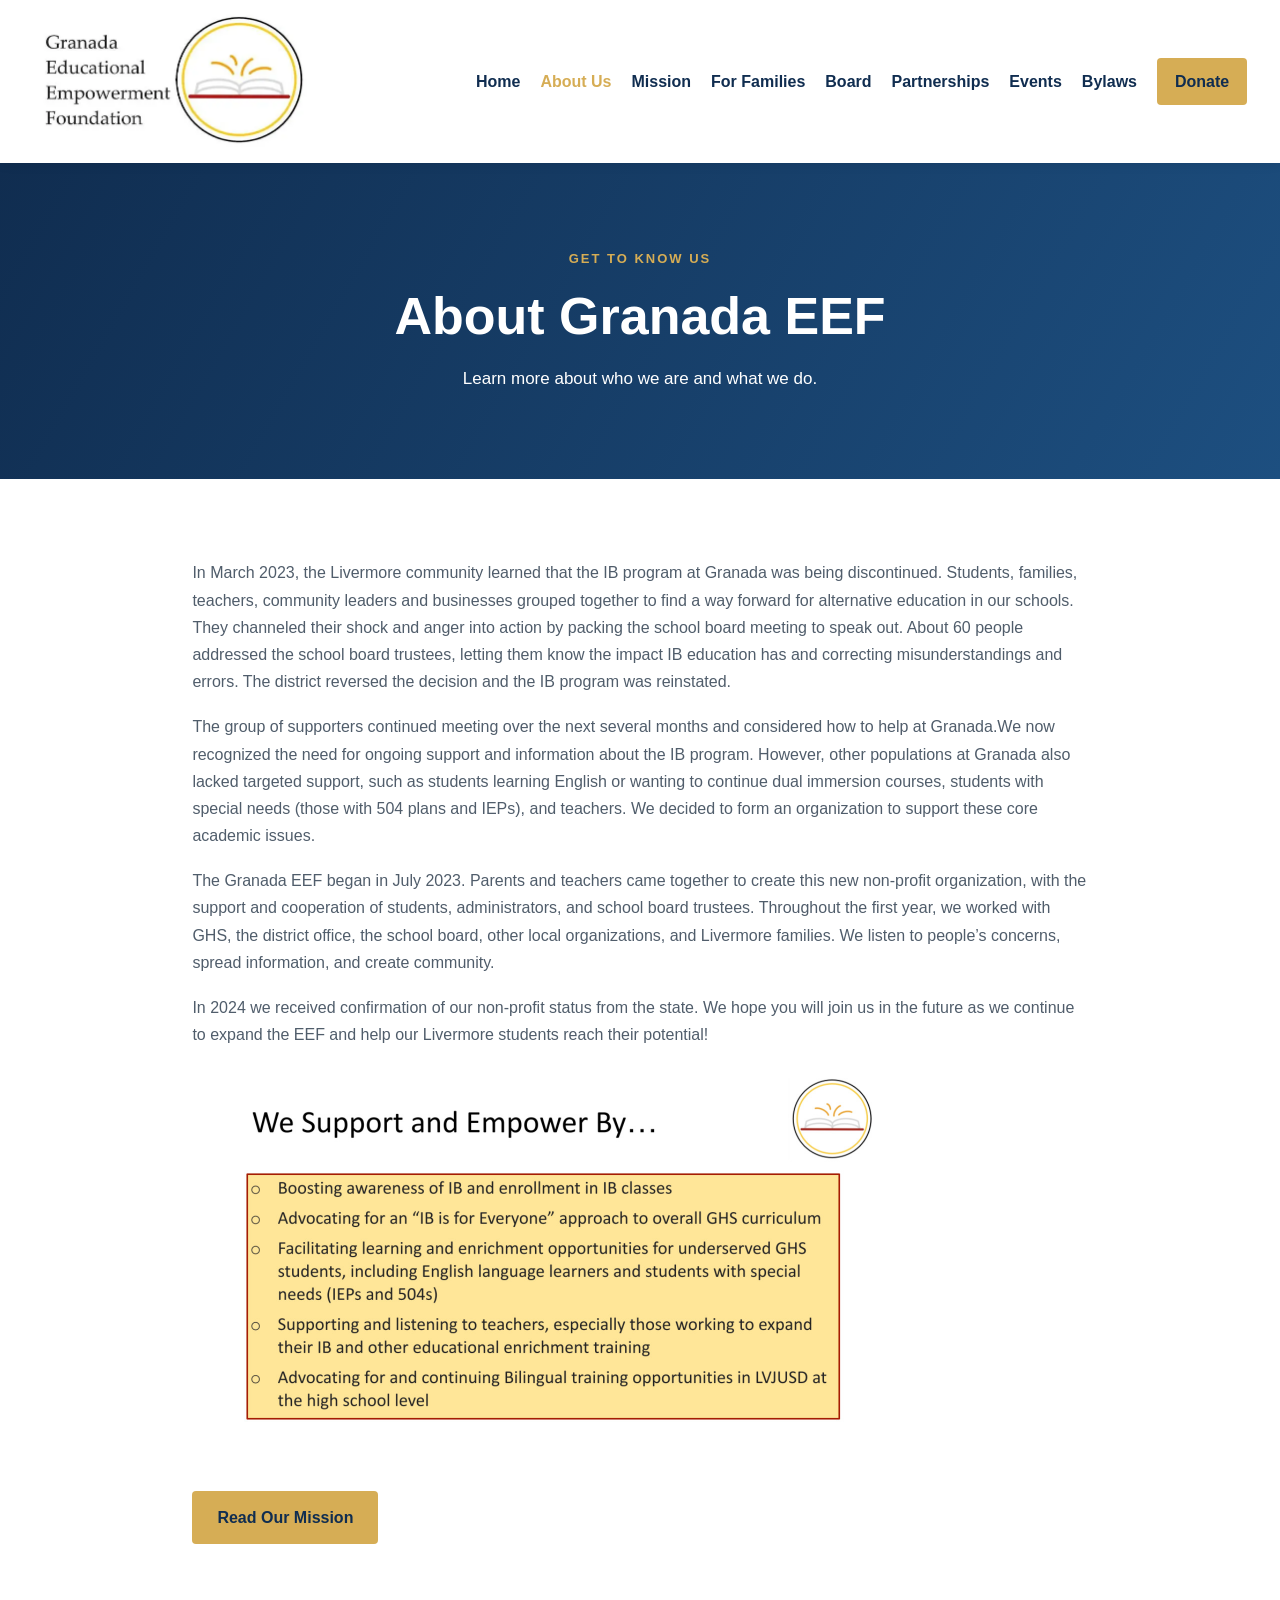
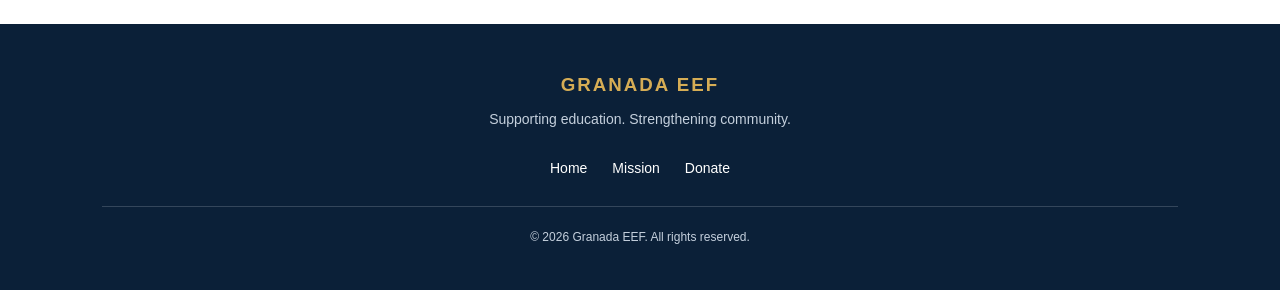
<file: docs/about.html>
<!DOCTYPE html>
<html lang="en">
<head>
    <meta charset="UTF-8">
    <meta name="viewport" content="width=device-width, initial-scale=1.0">
    <title>Granada EEF | About Us</title>
    <link rel="stylesheet" href="styles.css">
    <script src="script.js" defer></script>
</head>
<body>

<header class="site-header">
    <div class="logo">
        <a href="index.html">
            <img src="logo.webp" alt="Granada EEF logo" width="315", height="157">
        </a>
    </div>
    <button class="menu-toggle" aria-label="Open navigation" aria-expanded="false">☰</button>
    <nav class="navigation">
        <a href="index.html">Home</a>
        <a href="about.html" class="active">About Us</a>
        <a href="mission.html">Mission</a>
        <a href="families.html">For Families</a>
        <a href="board.html">Board</a>
        <a href="partnerships.html">Partnerships</a>
        <a href="events.html">Events</a>
        <a href="bylaws.html">Bylaws</a>
        <a href="donate.html" class="nav-donate">Donate</a>
    </nav>
</header>

<main>
    <section class="page-hero">
        <p class="eyebrow">GET TO KNOW US</p>
        <h1>About Granada EEF</h1>
        <p>Learn more about who we are and what we do.</p>
    </section>

    <section class="section content-section">
        <p>
                In March 2023, the Livermore community learned that the IB program at Granada was being
            discontinued. Students, families, teachers, community leaders and businesses grouped together 
            to find a way forward for alternative education in our schools. They channeled their shock and 
            anger into action by packing the school board meeting to speak out. About 60 people addressed 
            the school board trustees, letting them know the impact IB education has and correcting 
            misunderstandings and errors. The district reversed the decision and the IB program was reinstated.
        </p>

        <p>
                The group of supporters continued meeting over the next several months and considered how
            to help at Granada.We now recognized the need for ongoing support and information about the
            IB program. However, other populations at Granada also lacked targeted support, such as 
            students learning English or wanting to continue dual immersion courses, students with special 
            needs (those with 504 plans and IEPs), and teachers. We decided to form an organization to
            support these core academic issues.
        </p>

        <p>
                The Granada EEF began in July 2023. Parents and teachers came together to create this new 
            non-profit organization, with the support and cooperation of students, administrators, and school
            board trustees. Throughout the first year, we worked with GHS, the district office, the school 
            board, other local organizations, and Livermore families. We listen to people’s concerns,
            spread information, and create community. 
        </p>
        
        <p>
                In 2024 we received confirmation of our non-profit status from the state. We hope you will
            join us in the future as we continue to expand the EEF and help our Livermore students
            reach their potential!
        </p>

        <div>
             <img src="graphic.jpg" alt="Sorry this graphic doesn't work. I promise it is really cool though." width="697", height="401">
        </div>
        <a href="mission.html" class="button">Read Our Mission</a>
    </section>
</main>

<footer class="site-footer">
    <div>
        <h3>GRANADA EEF</h3>
        <p>Supporting education. Strengthening community.</p>
    </div>
    <div class="footer-links">
        <a href="index.html">Home</a>
        <a href="mission.html">Mission</a>
        <a href="donate.html">Donate</a>
    </div>
    <p class="copyright">© 2026 Granada EEF. All rights reserved.</p>
</footer>

</body>
</html>
</file>
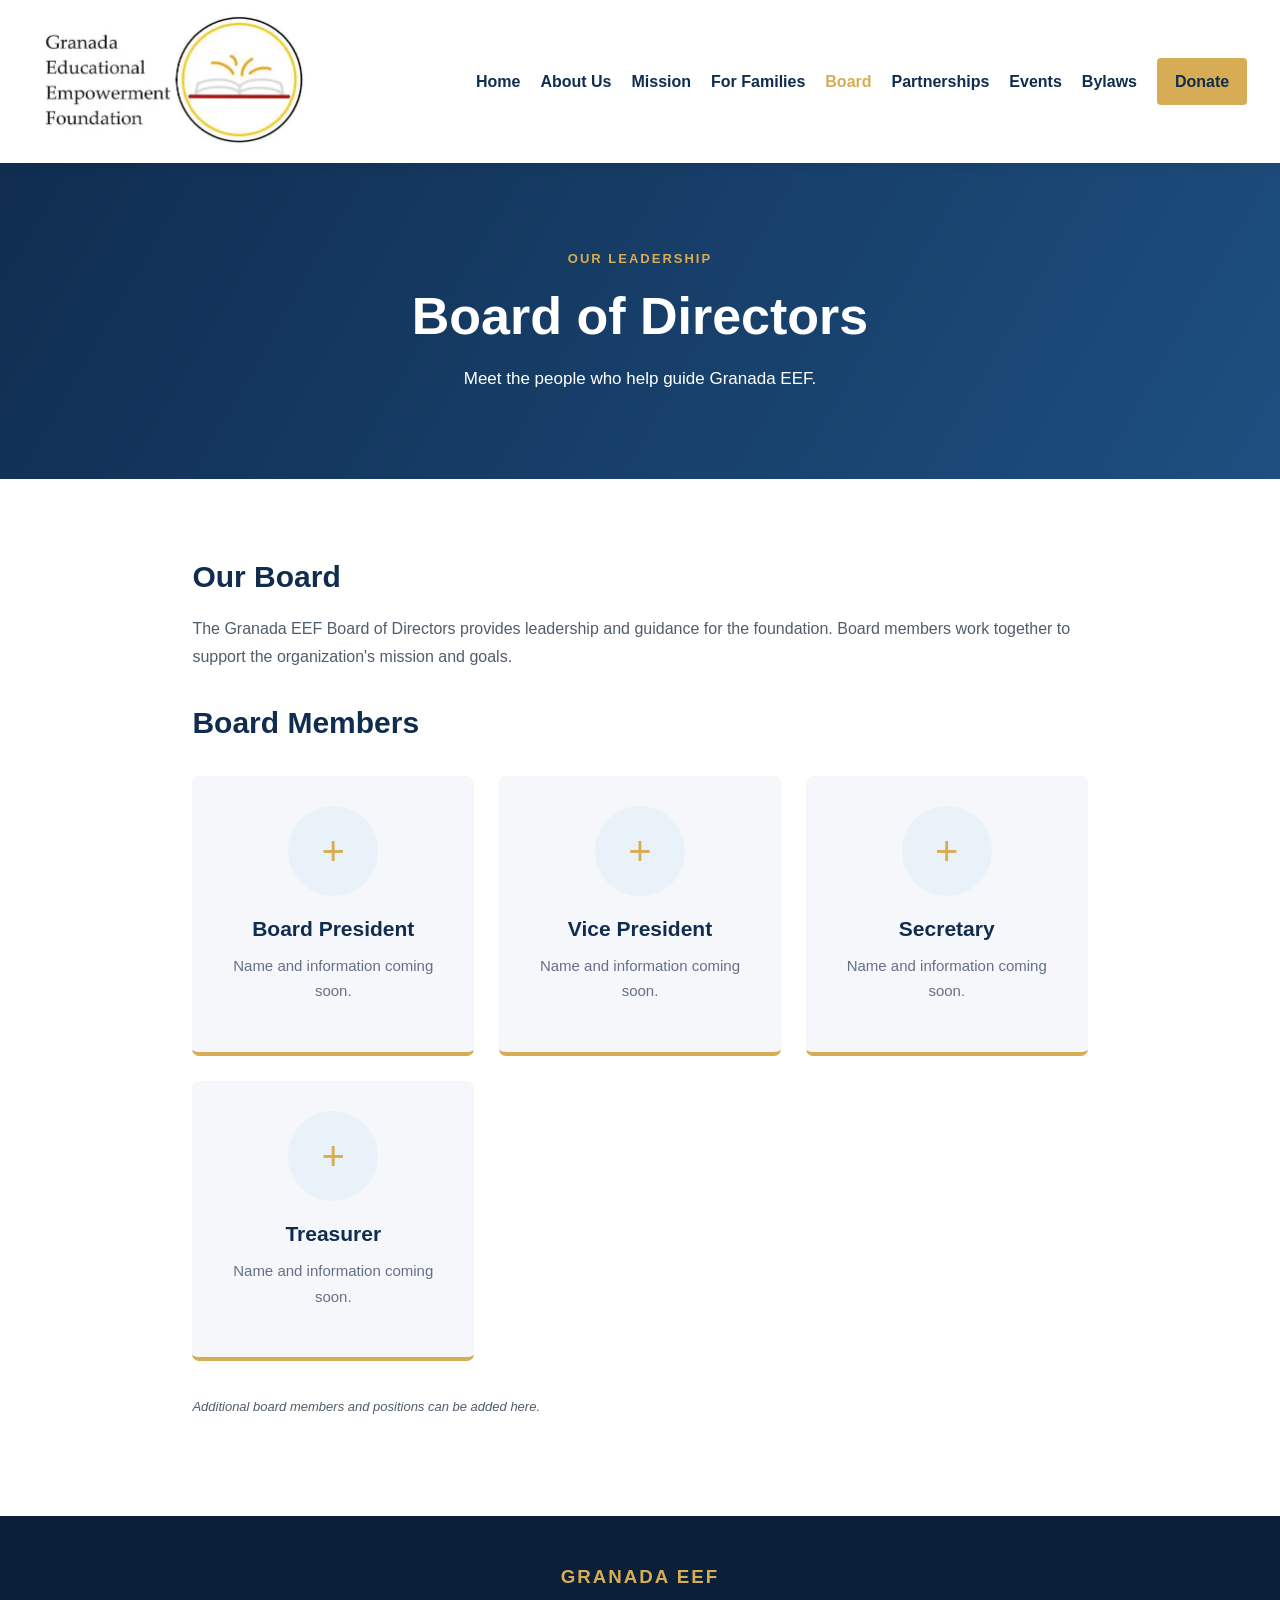
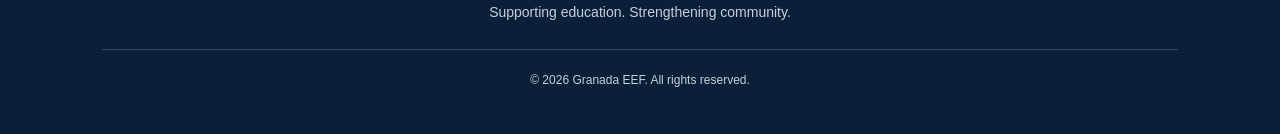
<file: docs/board.html>
<!DOCTYPE html>
<html lang="en">
<head>
    <meta charset="UTF-8">
    <meta name="viewport" content="width=device-width, initial-scale=1.0">
    <title>Granada EEF | Board of Directors</title>
    <link rel="stylesheet" href="styles.css">
    <script src="script.js" defer></script>
</head>
<body>

<header class="site-header">
    <div class="logo">
        <a href="index.html">
            <img src="logo.webp" alt="Granada EEF logo" width="315", height="157">
        </a>
    </div>
    <button class="menu-toggle" aria-label="Open navigation" aria-expanded="false">☰</button>
    <nav class="navigation">
        <a href="index.html">Home</a>
        <a href="about.html">About Us</a>
        <a href="mission.html">Mission</a>
        <a href="families.html">For Families</a>
        <a href="board.html" class="active">Board</a>
        <a href="partnerships.html">Partnerships</a>
        <a href="events.html">Events</a>
        <a href="bylaws.html">Bylaws</a>
        <a href="donate.html" class="nav-donate">Donate</a>
    </nav>
</header>

<main>
    <section class="page-hero">
        <p class="eyebrow">OUR LEADERSHIP</p>
        <h1>Board of Directors</h1>
        <p>Meet the people who help guide Granada EEF.</p>
    </section>

    <section class="section content-section">
        <h2>Our Board</h2>
        <p>
            The Granada EEF Board of Directors provides
            leadership and guidance for the foundation.
            Board members work together to support the
            organization's mission and goals.
        </p>

        <h2>Board Members</h2>

        <div class="card-grid">
            <div class="info-card board-card">
                <div class="board-placeholder">+</div>
                <h3>Board President</h3>
                <p>Name and information coming soon.</p>
            </div>

            <div class="info-card board-card">
                <div class="board-placeholder">+</div>
                <h3>Vice President</h3>
                <p>Name and information coming soon.</p>
            </div>

            <div class="info-card board-card">
                <div class="board-placeholder">+</div>
                <h3>Secretary</h3>
                <p>Name and information coming soon.</p>
            </div>

            <div class="info-card board-card">
                <div class="board-placeholder">+</div>
                <h3>Treasurer</h3>
                <p>Name and information coming soon.</p>
            </div>
        </div>

        <p class="small-note">
            Additional board members and positions can be added here.
        </p>
    </section>
</main>

<footer class="site-footer">
    <div>
        <h3>GRANADA EEF</h3>
        <p>Supporting education. Strengthening community.</p>
    </div>
    <p class="copyright">© 2026 Granada EEF. All rights reserved.</p>
</footer>

</body>
</html>
</file>
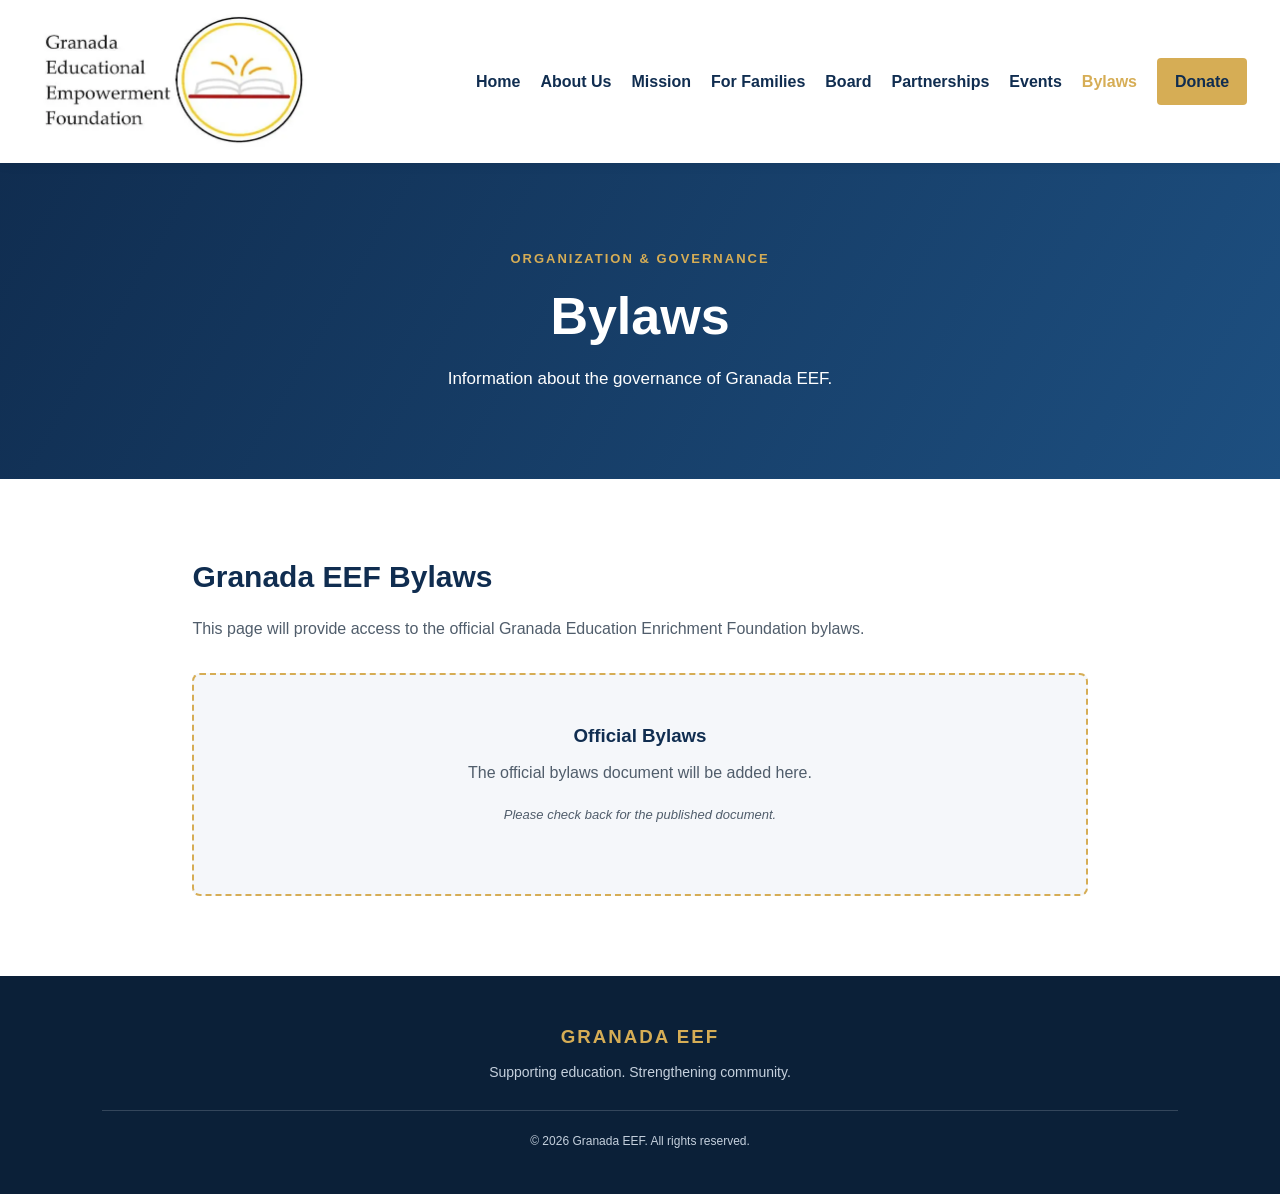
<file: docs/bylaws.html>
<!DOCTYPE html>
<html lang="en">
<head>
    <meta charset="UTF-8">
    <meta name="viewport" content="width=device-width, initial-scale=1.0">
    <title>Granada EEF | Bylaws</title>
    <link rel="stylesheet" href="styles.css">
    <script src="script.js" defer></script>
</head>
<body>

<header class="site-header">
    <div class="logo">
        <a href="index.html">
            <img src="logo.webp" alt="Granada EEF logo" width="315", height="157">
        </a>
    </div>
    <button class="menu-toggle" aria-label="Open navigation" aria-expanded="false">☰</button>
    <nav class="navigation">
        <a href="index.html">Home</a>
        <a href="about.html">About Us</a>
        <a href="mission.html">Mission</a>
        <a href="families.html">For Families</a>
        <a href="board.html">Board</a>
        <a href="partnerships.html">Partnerships</a>
        <a href="events.html">Events</a>
        <a href="bylaws.html" class="active">Bylaws</a>
        <a href="donate.html" class="nav-donate">Donate</a>
    </nav>
</header>

<main>
    <section class="page-hero">
        <p class="eyebrow">ORGANIZATION & GOVERNANCE</p>
        <h1>Bylaws</h1>
        <p>Information about the governance of Granada EEF.</p>
    </section>

    <section class="section content-section">
        <h2>Granada EEF Bylaws</h2>

        <p>
            This page will provide access to the official
            Granada Education Enrichment Foundation bylaws.
        </p>

        <div class="document-placeholder">
            <h3>Official Bylaws</h3>
            <p>
                The official bylaws document will be added here.
            </p>
            <p class="small-note">
                Please check back for the published document.
            </p>
        </div>
    </section>
</main>

<footer class="site-footer">
    <div>
        <h3>GRANADA EEF</h3>
        <p>Supporting education. Strengthening community.</p>
    </div>
    <p class="copyright">© 2026 Granada EEF. All rights reserved.</p>
</footer>

</body>
</html>
</file>
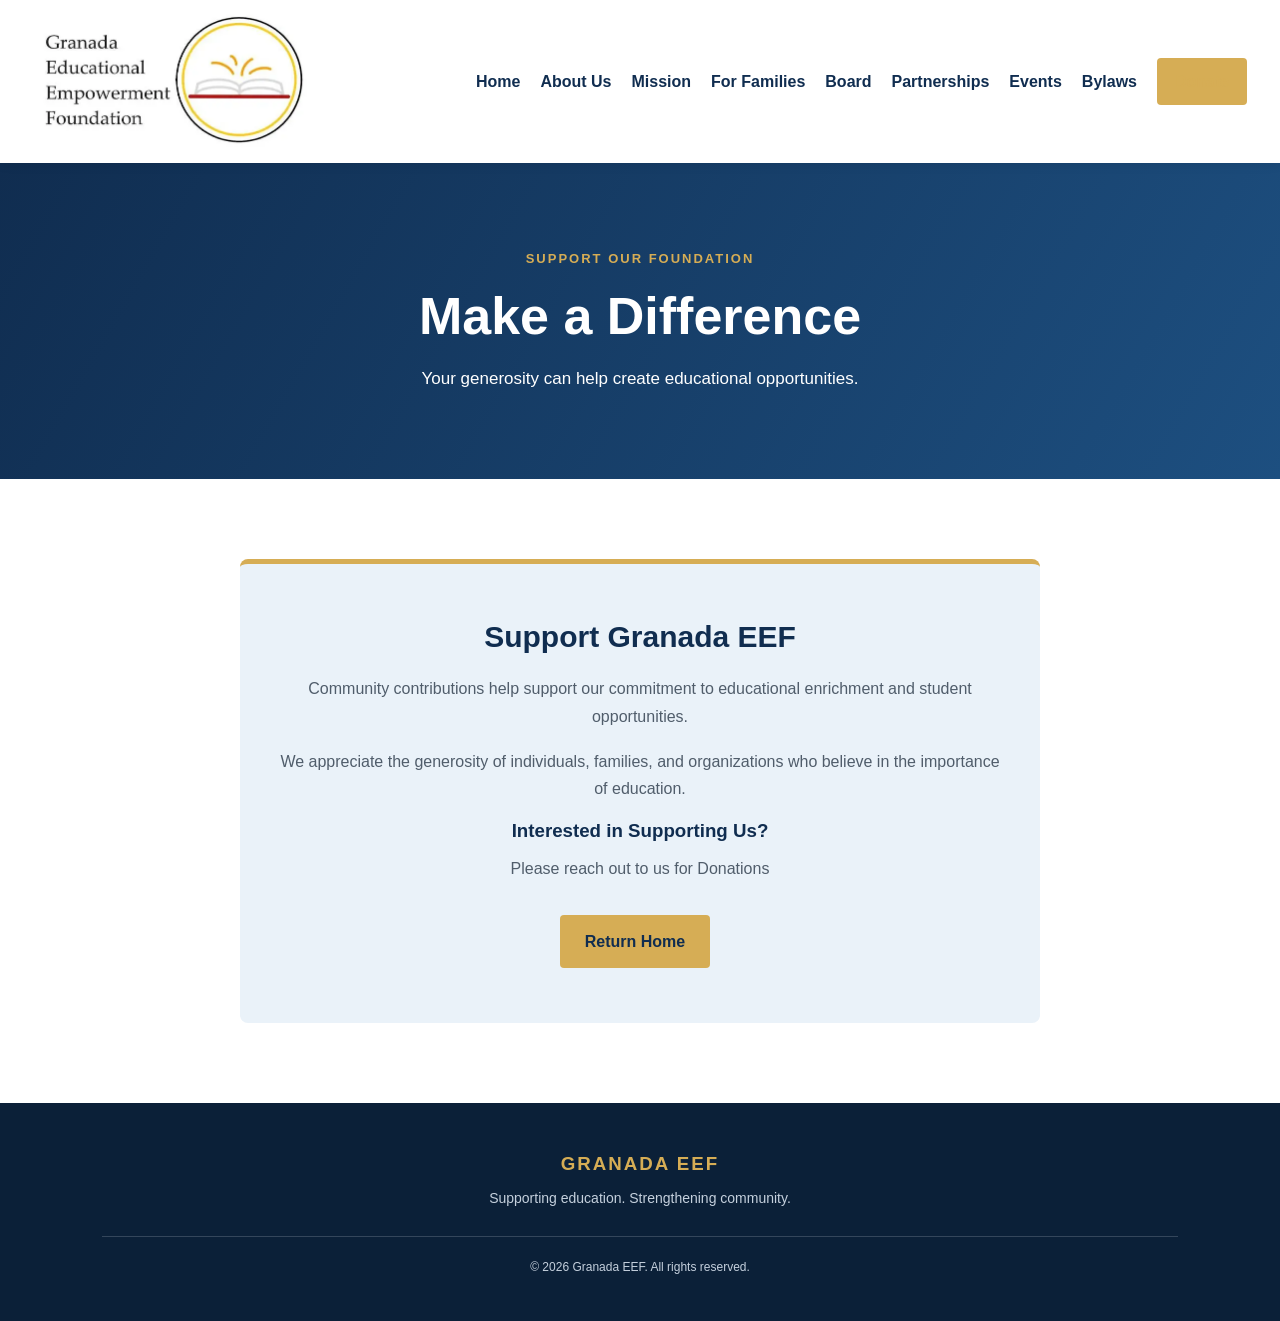
<file: docs/donate.html>
<!DOCTYPE html>
<html lang="en">
<head>
    <meta charset="UTF-8">
    <meta name="viewport" content="width=device-width, initial-scale=1.0">
    <title>Granada EEF | Donate</title>
    <link rel="stylesheet" href="styles.css">
    <script src="script.js" defer></script>
</head>
<body>

<header class="site-header">
    <div class="logo">
        <a href="index.html">
            <img src="logo.webp" alt="Granada EEF logo" width="315", height="157">
        </a>
    </div>
    <button class="menu-toggle" aria-label="Open navigation" aria-expanded="false">☰</button>
    <nav class="navigation">
        <a href="index.html">Home</a>
        <a href="about.html">About Us</a>
        <a href="mission.html">Mission</a>
        <a href="families.html">For Families</a>
        <a href="board.html">Board</a>
        <a href="partnerships.html">Partnerships</a>
        <a href="events.html">Events</a>
        <a href="bylaws.html">Bylaws</a>
        <a href="donate.html" class="nav-donate active">Donate</a>
    </nav>
</header>

<main>
    <section class="page-hero">
        <p class="eyebrow">SUPPORT OUR FOUNDATION</p>
        <h1>Make a Difference</h1>
        <p>Your generosity can help create educational opportunities.</p>
    </section>

    <section class="section content-section">
        <div class="donate-box">
            <h2>Support Granada EEF</h2>
            <p>
                Community contributions help support our commitment
                to educational enrichment and student opportunities.
            </p>

            <p>
                We appreciate the generosity of individuals,
                families, and organizations who believe in the
                importance of education.
            </p>

            <h3>Interested in Supporting Us?</h3>
            <p>
                Please reach out to us for Donations
            </p>

            <a href="index.html" class="button">Return Home</a>
        </div>
    </section>
</main>

<footer class="site-footer">
    <div>
        <h3>GRANADA EEF</h3>
        <p>Supporting education. Strengthening community.</p>
    </div>
    <p class="copyright">© 2026 Granada EEF. All rights reserved.</p>
</footer>

</body>
</html>
</file>
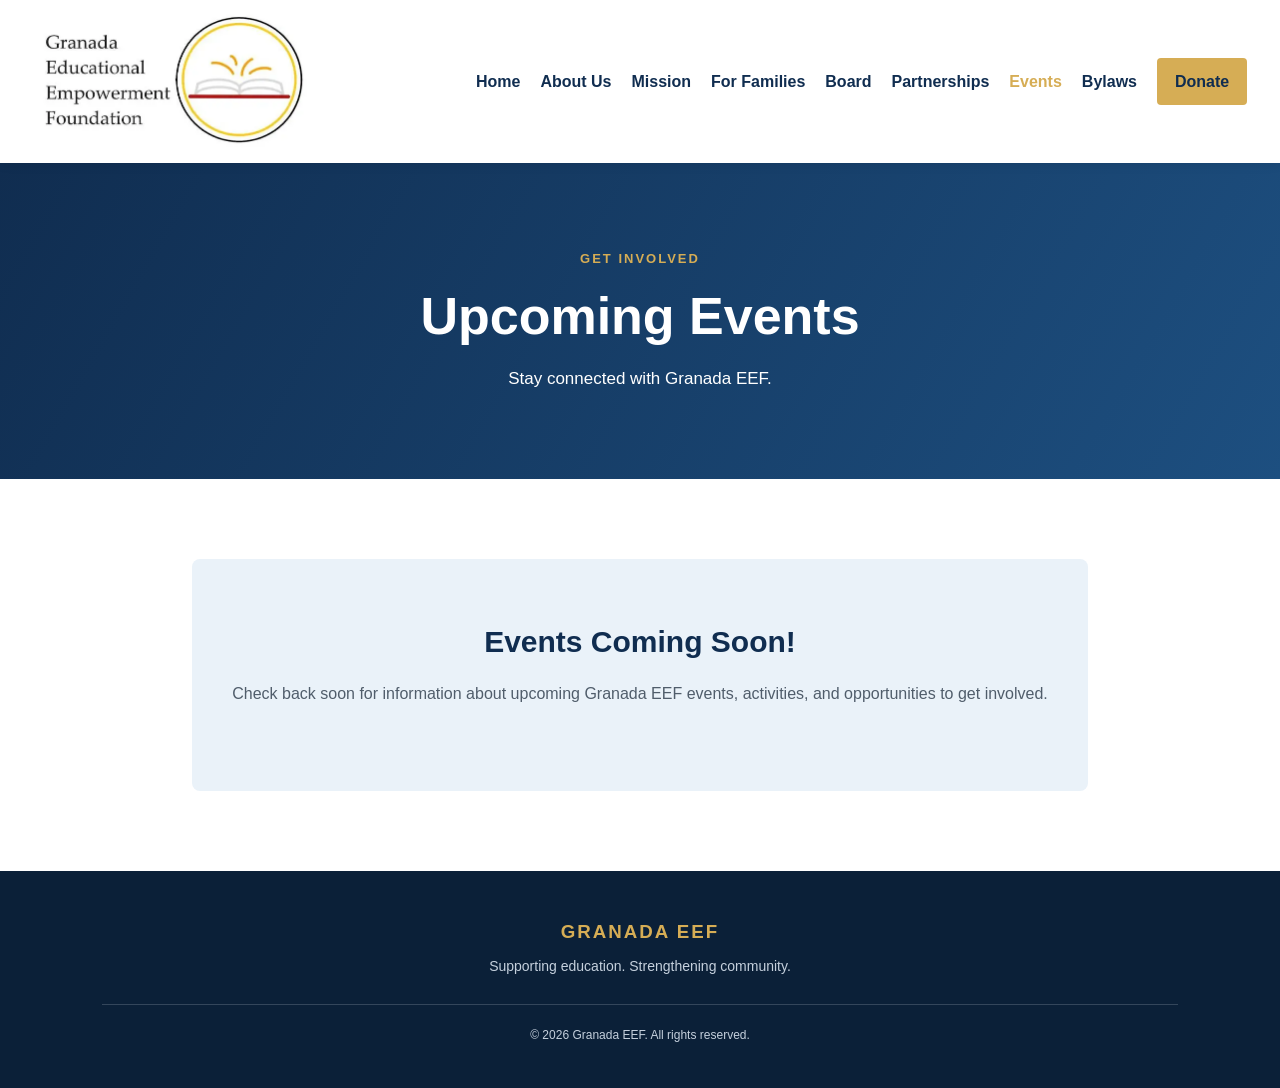
<file: docs/events.html>
<!DOCTYPE html>
<html lang="en">
<head>
    <meta charset="UTF-8">
    <meta name="viewport" content="width=device-width, initial-scale=1.0">
    <title>Granada EEF | Upcoming Events</title>
    <link rel="stylesheet" href="styles.css">
    <script src="script.js" defer></script>
</head>
<body>

<header class="site-header">
    <div class="logo">
        <a href="index.html">
            <img src="logo.webp" alt="Granada EEF logo" width="315", height="157">
        </a>
    </div>
    <button class="menu-toggle" aria-label="Open navigation" aria-expanded="false">☰</button>
    <nav class="navigation">
        <a href="index.html">Home</a>
        <a href="about.html">About Us</a>
        <a href="mission.html">Mission</a>
        <a href="families.html">For Families</a>
        <a href="board.html">Board</a>
        <a href="partnerships.html">Partnerships</a>
        <a href="events.html" class="active">Events</a>
        <a href="bylaws.html">Bylaws</a>
        <a href="donate.html" class="nav-donate">Donate</a>
    </nav>
</header>

<main>
    <section class="page-hero">
        <p class="eyebrow">GET INVOLVED</p>
        <h1>Upcoming Events</h1>
        <p>Stay connected with Granada EEF.</p>
    </section>

    <section class="section content-section">
        <div class="empty-events">
            <h2>Events Coming Soon!</h2>
            <p>
                Check back soon for information about upcoming
                Granada EEF events, activities, and opportunities
                to get involved.
            </p>
        </div>
    </section>
</main>

<footer class="site-footer">
    <div>
        <h3>GRANADA EEF</h3>
        <p>Supporting education. Strengthening community.</p>
    </div>
    <p class="copyright">© 2026 Granada EEF. All rights reserved.</p>
</footer>

</body>
</html>
</file>
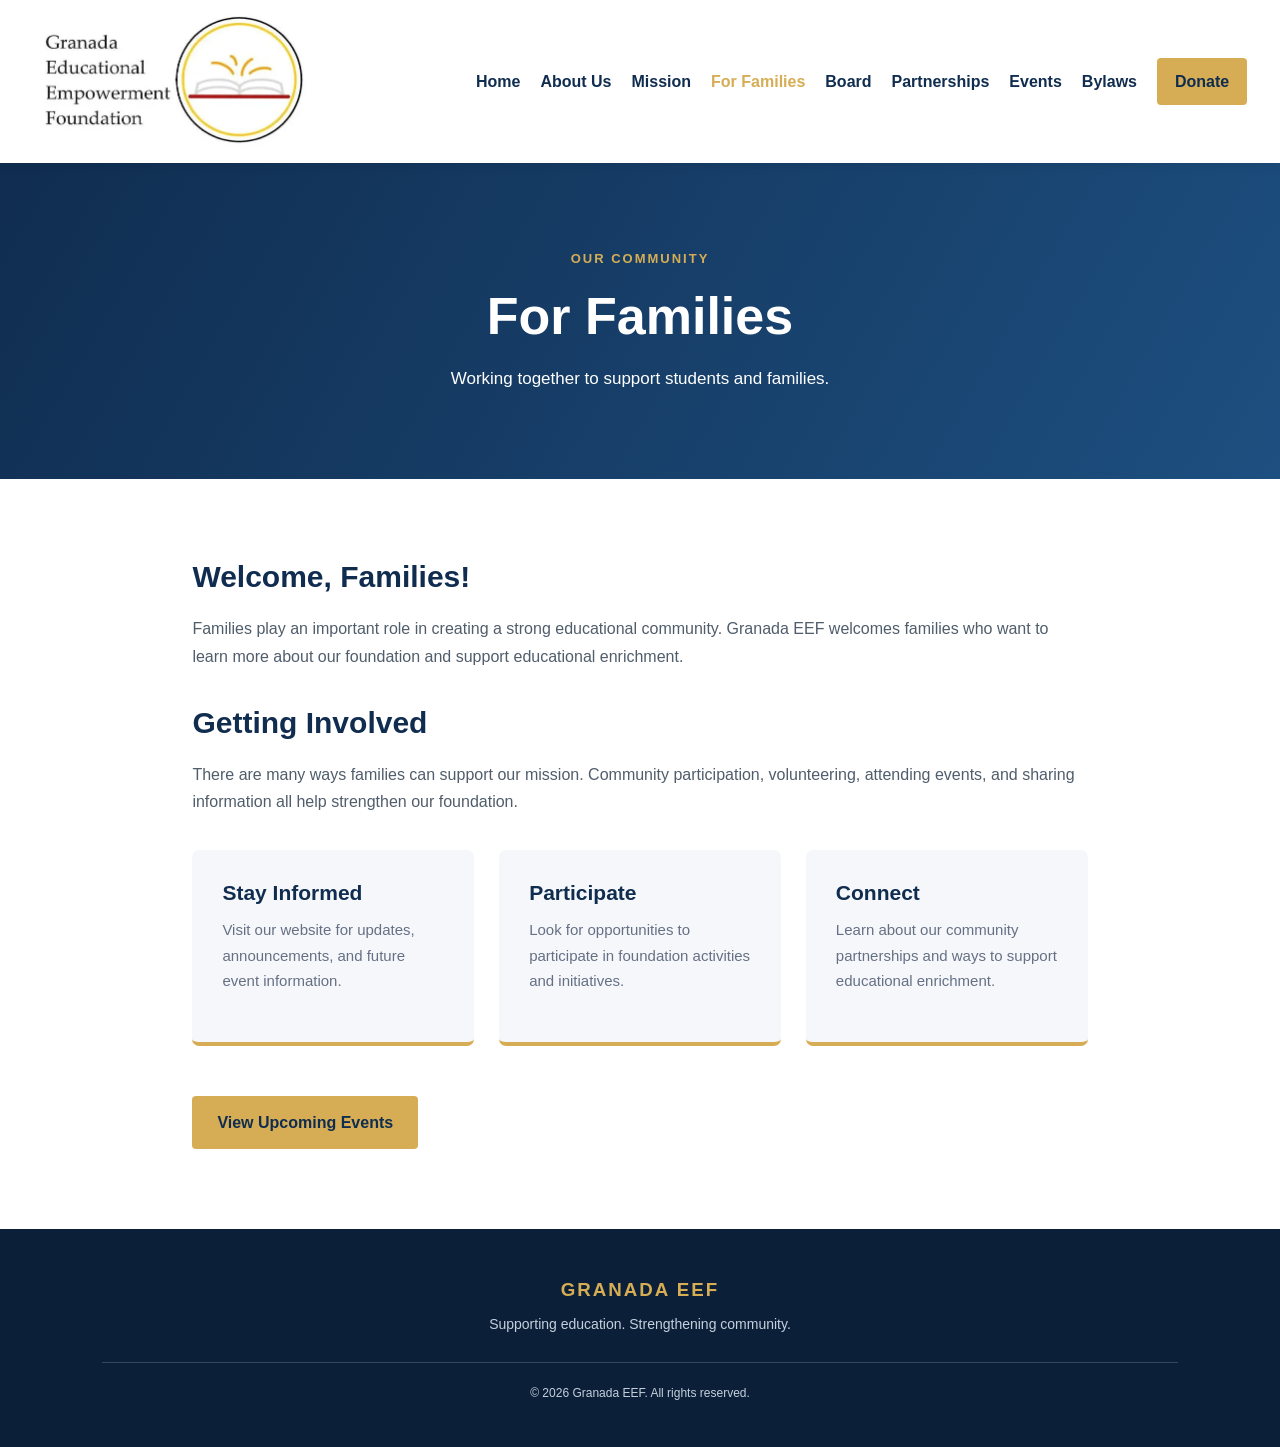
<file: docs/families.html>
<!DOCTYPE html>
<html lang="en">
<head>
    <meta charset="UTF-8">
    <meta name="viewport" content="width=device-width, initial-scale=1.0">
    <title>Granada EEF | For Families</title>
    <link rel="stylesheet" href="styles.css">
    <script src="script.js" defer></script>
</head>
<body>

<header class="site-header">
    <div class="logo">
        <a href="index.html">
            <img src="logo.webp" alt="Granada EEF logo" width="315", height="157">
        </a>
    </div>
    <button class="menu-toggle" aria-label="Open navigation" aria-expanded="false">☰</button>
    <nav class="navigation">
        <a href="index.html">Home</a>
        <a href="about.html">About Us</a>
        <a href="mission.html">Mission</a>
        <a href="families.html" class="active">For Families</a>
        <a href="board.html">Board</a>
        <a href="partnerships.html">Partnerships</a>
        <a href="events.html">Events</a>
        <a href="bylaws.html">Bylaws</a>
        <a href="donate.html" class="nav-donate">Donate</a>
    </nav>
</header>

<main>
    <section class="page-hero">
        <p class="eyebrow">OUR COMMUNITY</p>
        <h1>For Families</h1>
        <p>Working together to support students and families.</p>
    </section>

    <section class="section content-section">
        <h2>Welcome, Families!</h2>
        <p>
            Families play an important role in creating a strong
            educational community. Granada EEF welcomes families
            who want to learn more about our foundation and
            support educational enrichment.
        </p>

        <h2>Getting Involved</h2>
        <p>
            There are many ways families can support our mission.
            Community participation, volunteering, attending
            events, and sharing information all help strengthen
            our foundation.
        </p>

        <div class="card-grid">
            <div class="info-card">
                <h3>Stay Informed</h3>
                <p>
                    Visit our website for updates, announcements,
                    and future event information.
                </p>
            </div>

            <div class="info-card">
                <h3>Participate</h3>
                <p>
                    Look for opportunities to participate in
                    foundation activities and initiatives.
                </p>
            </div>

            <div class="info-card">
                <h3>Connect</h3>
                <p>
                    Learn about our community partnerships and
                    ways to support educational enrichment.
                </p>
            </div>
        </div>

        <a href="events.html" class="button">View Upcoming Events</a>
    </section>
</main>

<footer class="site-footer">
    <div>
        <h3>GRANADA EEF</h3>
        <p>Supporting education. Strengthening community.</p>
    </div>
    <p class="copyright">© 2026 Granada EEF. All rights reserved.</p>
</footer>

</body>
</html>
</file>
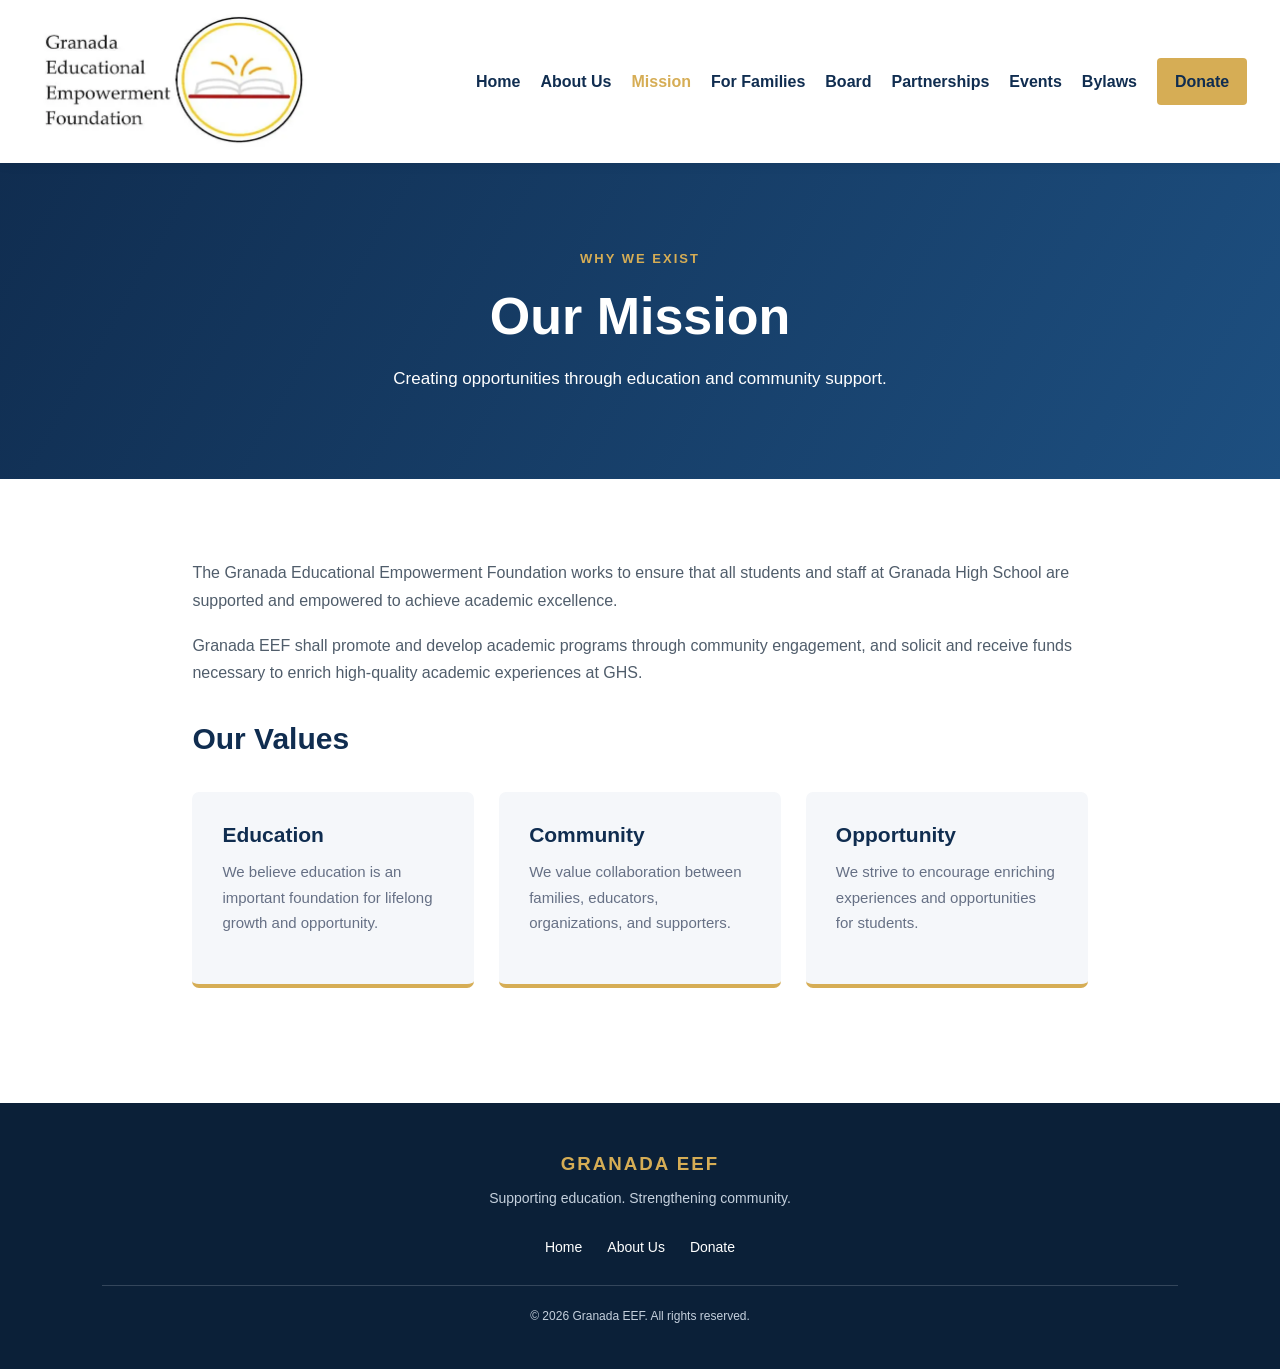
<file: docs/mission.html>
<!DOCTYPE html>
<html lang="en">
<head>
    <meta charset="UTF-8">
    <meta name="viewport" content="width=device-width, initial-scale=1.0">
    <title>Granada EEF | Mission</title>
    <link rel="stylesheet" href="styles.css">
    <script src="script.js" defer></script>
</head>
<body>

<header class="site-header">
    <div class="logo">
        <a href="index.html">
            <img src="logo.webp" alt="Granada EEF logo" width="315", height="157">
        </a>
    </div>
    <button class="menu-toggle" aria-label="Open navigation" aria-expanded="false">☰</button>
    <nav class="navigation">
        <a href="index.html">Home</a>
        <a href="about.html">About Us</a>
        <a href="mission.html" class="active">Mission</a>
        <a href="families.html">For Families</a>
        <a href="board.html">Board</a>
        <a href="partnerships.html">Partnerships</a>
        <a href="events.html">Events</a>
        <a href="bylaws.html">Bylaws</a>
        <a href="donate.html" class="nav-donate">Donate</a>
    </nav>
</header>

<main>
    <section class="page-hero">
        <p class="eyebrow">WHY WE EXIST</p>
        <h1>Our Mission</h1>
        <p>Creating opportunities through education and community support.</p>
    </section>

    <section class="section content-section">
        <p>
            The Granada Educational Empowerment Foundation works to ensure that all students and staff
            at Granada High School are supported and empowered to achieve academic excellence. 
        </p>

        <p>
            Granada EEF shall promote and develop academic programs through community engagement,
            and solicit and receive funds necessary to enrich high-quality academic experiences at GHS. 
        </p>

        <h2>Our Values</h2>

        <div class="card-grid">
            <div class="info-card">
                <h3>Education</h3>
                <p>
                    We believe education is an important foundation
                    for lifelong growth and opportunity.
                </p>
            </div>

            <div class="info-card">
                <h3>Community</h3>
                <p>
                    We value collaboration between families,
                    educators, organizations, and supporters.
                </p>
            </div>

            <div class="info-card">
                <h3>Opportunity</h3>
                <p>
                    We strive to encourage enriching experiences
                    and opportunities for students.
                </p>
            </div>
        </div>
    </section>
</main>

<footer class="site-footer">
    <div>
        <h3>GRANADA EEF</h3>
        <p>Supporting education. Strengthening community.</p>
    </div>
    <div class="footer-links">
        <a href="index.html">Home</a>
        <a href="about.html">About Us</a>
        <a href="donate.html">Donate</a>
    </div>
    <p class="copyright">© 2026 Granada EEF. All rights reserved.</p>
</footer>

</body>
</html>
</file>
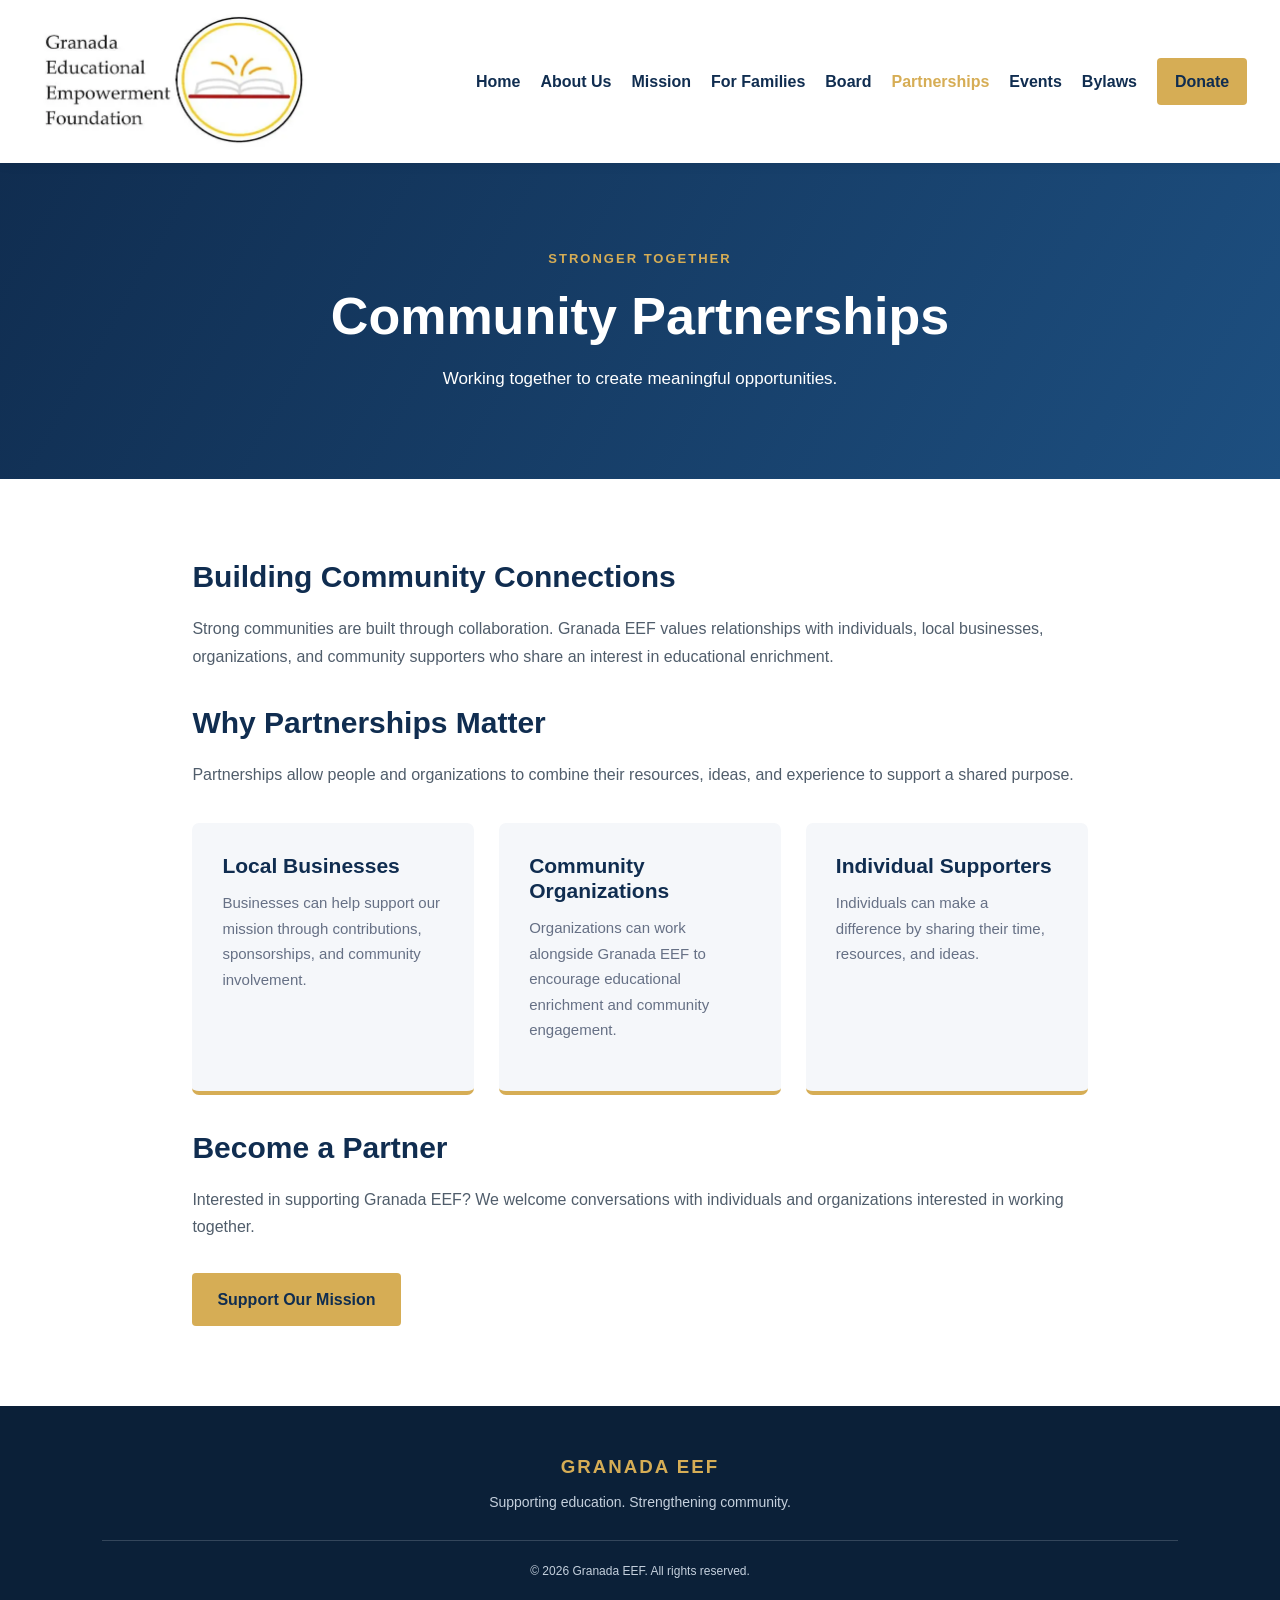
<file: docs/partnerships.html>
<!DOCTYPE html>
<html lang="en">
<head>
    <meta charset="UTF-8">
    <meta name="viewport" content="width=device-width, initial-scale=1.0">
    <title>Granada EEF | Community Partnerships</title>
    <link rel="stylesheet" href="styles.css">
    <script src="script.js" defer></script>
</head>
<body>

<header class="site-header">
    <div class="logo">
        <a href="index.html">
            <img src="logo.webp" alt="Granada EEF logo" width="315", height="157">
        </a>
    </div>
    <button class="menu-toggle" aria-label="Open navigation" aria-expanded="false">☰</button>
    <nav class="navigation">
        <a href="index.html">Home</a>
        <a href="about.html">About Us</a>
        <a href="mission.html">Mission</a>
        <a href="families.html">For Families</a>
        <a href="board.html">Board</a>
        <a href="partnerships.html" class="active">Partnerships</a>
        <a href="events.html">Events</a>
        <a href="bylaws.html">Bylaws</a>
        <a href="donate.html" class="nav-donate">Donate</a>
    </nav>
</header>

<main>
    <section class="page-hero">
        <p class="eyebrow">STRONGER TOGETHER</p>
        <h1>Community Partnerships</h1>
        <p>Working together to create meaningful opportunities.</p>
    </section>

    <section class="section content-section">
        <h2>Building Community Connections</h2>
        <p>
            Strong communities are built through collaboration.
            Granada EEF values relationships with individuals,
            local businesses, organizations, and community
            supporters who share an interest in educational
            enrichment.
        </p>

        <h2>Why Partnerships Matter</h2>
        <p>
            Partnerships allow people and organizations to
            combine their resources, ideas, and experience
            to support a shared purpose.
        </p>

        <div class="card-grid">
            <div class="info-card">
                <h3>Local Businesses</h3>
                <p>
                    Businesses can help support our mission
                    through contributions, sponsorships,
                    and community involvement.
                </p>
            </div>

            <div class="info-card">
                <h3>Community Organizations</h3>
                <p>
                    Organizations can work alongside Granada
                    EEF to encourage educational enrichment
                    and community engagement.
                </p>
            </div>

            <div class="info-card">
                <h3>Individual Supporters</h3>
                <p>
                    Individuals can make a difference by
                    sharing their time, resources, and ideas.
                </p>
            </div>
        </div>

        <h2>Become a Partner</h2>
        <p>
            Interested in supporting Granada EEF?
            We welcome conversations with individuals
            and organizations interested in working together.
        </p>

        <a href="donate.html" class="button">Support Our Mission</a>
    </section>
</main>

<footer class="site-footer">
    <div>
        <h3>GRANADA EEF</h3>
        <p>Supporting education. Strengthening community.</p>
    </div>
    <p class="copyright">© 2026 Granada EEF. All rights reserved.</p>
</footer>

</body>
</html>
</file>
<file: docs/styles.css>
/* =====================================
   GRANADA EEF WEBSITE
   Main Stylesheet
===================================== */

/* COLOR PALETTE */

:root {
    --navy: #102d50;
    --blue: #1d4f80;
    --light-blue: #eaf2f9;
    --gold: #d6ad55;
    --white: #ffffff;
    --light-gray: #f5f7fa;
    --gray: #667085;
    --dark: #202b38;
}

/* GENERAL STYLING */

* {
    margin: 0;
    padding: 0;
    box-sizing: border-box;
}

html {
    scroll-behavior: smooth;
}

body {
    font-family: Arial, Helvetica, sans-serif;
    color: var(--dark);
    background-color: var(--white);
    line-height: 1.7;
}

a {
    text-decoration: none;
    color: inherit;
}

p {
    margin-bottom: 18px;
}

h1, h2, h3 {
    line-height: 1.2;
}

h2 {
    color: var(--navy);
    font-size: 30px;
    margin-bottom: 20px;
}

h3 {
    color: var(--navy);
    margin-bottom: 12px;
}

/* HEADER */

.site-header {
    background-color: var(--white);
    min-height: 157px;
    padding: 3px 1%;
    display: flex;
    align-items: center;
    justify-content: space-between;
    gap: 25px;
    box-shadow: 0 2px 10px rgba(0,0,0,0.08);
    position: sticky;
    top: 0;
    z-index: 1000;
}

.logo {
   max-width:315px;
   max-height:157px;
   width:auto;
   height:auto;
   object-fit: contain;
}

.logo-main {
    color: var(--navy);
    font-size: 27px;
    font-weight: 800;
    letter-spacing: 3px;
}

.logo-sub {
    color: var(--gold);
    font-size: 9px;
    font-weight: bold;
    letter-spacing: 1.2px;
    margin-top: 5px;
}

.navigation {
    display: flex;
    align-items: center;
    gap: 20px;
    padding: 20px;
}

.navigation a {
    color: var(--navy);
    font-size: 26wpx;
    font-weight: 600;
    transition: color 0.3s;
}

.navigation a:hover,
.navigation a.active {
    color: var(--gold);
}

.navigation .nav-donate {
    background-color: var(--gold);
    color: var(--navy);
    padding: 10px 18px;
    border-radius: 4px;
}

.navigation .nav-donate:hover {
    background-color: var(--navy);
    color: var(--white);
}

.menu-toggle {
    display: none;
    border: none;
    background: none;
    color: var(--navy);
    font-size: 28px;
    cursor: pointer;
}

/* HOMEPAGE HERO */

.hero {
    min-height: 540px;
    background:
        linear-gradient(rgba(9, 34, 62, 0.82), rgba(9, 34, 62, 0.82)),
        url("assets/granada-background.jpg");
    background-color: var(--navy);
    background-size: cover;
    background-position: center;
    display: flex;
    align-items: center;
    padding: 80px 10%;
    color: var(--white);
}

.hero-content {
    max-width: 750px;
}

.hero h1 {
    font-size: clamp(38px, 5vw, 60px);
    margin-bottom: 25px;
    color: var(--white);
}

.hero p {
    font-size: 18px;
    max-width: 650px;
}

.hero .eyebrow {
    color: var(--gold);
    font-size: 13px;
    font-weight: bold;
    letter-spacing: 2px;
    margin-bottom: 20px;
}

/* PAGE HERO */

.page-hero {
    background: linear-gradient(120deg, var(--navy), var(--blue));
    color: var(--white);
    text-align: center;
    padding: 85px 20px;
}

.page-hero h1 {
    font-size: clamp(36px, 5vw, 52px);
    margin-bottom: 18px;
}

.page-hero p {
    font-size: 17px;
    margin-bottom: 0;
}

.page-hero .eyebrow {
    color: var(--gold);
    font-size: 13px;
    font-weight: bold;
    letter-spacing: 2px;
    margin-bottom: 15px;
}

/* SECTIONS */

.section {
    padding: 80px 8%;
}

.section-heading {
    text-align: center;
    max-width: 800px;
    margin: 0 auto 45px;
}

.section-heading h2 {
    font-size: 35px;
}

.section-heading p {
    color: var(--gray);
}

.eyebrow {
    color: var(--gold);
    font-size: 12px;
    font-weight: bold;
    letter-spacing: 2px;
    margin-bottom: 12px;
}

/* CONTENT PAGES */

.content-section {
    max-width: 1100px;
    margin: auto;
}

.content-section h2 {
    margin-top: 35px;
}

.content-section h2:first-child {
    margin-top: 0;
}

.content-section p {
    color: #505d6b;
    font-size: 16px;
    max-width: 900px;
}

/* BUTTONS */

.button {
    display: inline-block;
    background-color: var(--gold);
    color: var(--navy);
    padding: 13px 25px;
    margin-top: 15px;
    margin-right: 10px;
    border-radius: 4px;
    font-weight: bold;
    transition: 0.3s;
}

.button:hover {
    background-color: var(--white);
    color: var(--navy);
    transform: translateY(-2px);
}

.button-outline {
    background-color: transparent;
    border: 2px solid var(--white);
    color: var(--white);
}

.button-outline:hover {
    background-color: var(--white);
    color: var(--navy);
}

/* CARDS */

.card-grid {
    display: grid;
    grid-template-columns: repeat(3, 1fr);
    gap: 25px;
    margin-top: 35px;
    margin-bottom: 35px;
}

.info-card {
    background-color: var(--light-gray);
    border-radius: 7px;
    padding: 30px;
    border-bottom: 4px solid var(--gold);
    transition: transform 0.3s, box-shadow 0.3s;
}

.info-card:hover {
    transform: translateY(-5px);
    box-shadow: 0 8px 25px rgba(0,0,0,0.08);
}

.info-card h3 {
    font-size: 21px;
}

.info-card p {
    font-size: 15px;
    color: var(--gray);
}

.text-link {
    color: var(--blue);
    font-weight: bold;
    font-size: 14px;
}

.text-link:hover {
    color: var(--gold);
}

/* HIGHLIGHT SECTION */

.highlight-section {
    background-color: var(--navy);
    color: var(--white);
    padding: 75px 10%;
    text-align: center;
}

.highlight-content {
    max-width: 750px;
    margin: auto;
}

.highlight-section h2 {
    color: var(--white);
    font-size: 35px;
}

.highlight-section p {
    color: #e2eaf2;
}

/* DONATE PAGE */

.donate-box {
    background-color: var(--light-blue);
    text-align: center;
    padding: 55px 35px;
    border-radius: 8px;
    border-top: 5px solid var(--gold);
    max-width: 800px;
    margin: auto;
}

.donate-box p {
    margin-left: auto;
    margin-right: auto;
}

/* EVENTS PAGE */

.empty-events {
    text-align: center;
    background-color: var(--light-blue);
    padding: 65px 25px;
    border-radius: 8px;
}

.empty-events h2 {
    margin-bottom: 20px;
}

/* BOARD PAGE */

.board-card {
    text-align: center;
}

.board-placeholder {
    width: 90px;
    height: 90px;
    background-color: var(--light-blue);
    color: var(--gold);
    border-radius: 50%;
    margin: 0 auto 20px;
    display: flex;
    align-items: center;
    justify-content: center;
    font-size: 40px;
}

.small-note {
    font-size: 13px !important;
    color: var(--gray);
    font-style: italic;
}

/* BYLAWS PAGE */

.document-placeholder {
    background-color: var(--light-gray);
    border: 2px dashed var(--gold);
    border-radius: 8px;
    text-align: center;
    padding: 50px 25px;
    margin-top: 30px;
}

/* FOOTER */

.site-footer {
    background-color: #0b2038;
    color: var(--white);
    padding: 50px 8% 25px;
    text-align: center;
}

.site-footer h3 {
    color: var(--gold);
    letter-spacing: 2px;
}

.site-footer p {
    color: #c5d0dd;
    font-size: 14px;
}

.footer-links {
    display: flex;
    justify-content: center;
    flex-wrap: wrap;
    gap: 25px;
    margin: 25px 0;
}

.footer-links a {
    color: var(--white);
    font-size: 14px;
}

.footer-links a:hover {
    color: var(--gold);
}

.copyright {
    border-top: 1px solid #34465b;
    padding-top: 20px;
    margin-top: 25px;
    font-size: 12px !important;
}

/* RESPONSIVE DESIGN */

@media (max-width: 1100px) {
    .site-header {
        flex-wrap: wrap;
    }

    .navigation {
        gap: 12px;
    }

    .navigation a {
        font-size: 12px;
    }
}

@media (max-width: 850px) {
    .menu-toggle {
        display: block;
    }

    .navigation {
        display: none;
        width: 100%;
        flex-direction: column;
        align-items: stretch;
        padding: 15px 0;
        gap: 0;
    }

    .navigation.open {
        display: flex;
    }

    .navigation a {
        padding: 12px;
        font-size: 15px;
    }

    .navigation .nav-donate {
        text-align: center;
        margin-top: 8px;
    }

    .card-grid {
        grid-template-columns: repeat(2, 1fr);
    }

    .hero {
        padding: 65px 7%;
    }
}

@media (max-width: 550px) {
    .card-grid {
        grid-template-columns: 1fr;
    }

    .section {
        padding: 55px 7%;
    }

    .page-hero {
        padding: 65px 20px;
    }

    .hero {
        min-height: 450px;
    }

    .hero h1 {
        font-size: 38px;
    }

    .hero p {
        font-size: 16px;
    }

    .section-heading h2,
    .highlight-section h2 {
        font-size: 28px;
    }

    .logo-main {
        font-size: 23px;
    }

    .logo-sub {
        font-size: 8px;
    }
}
</file>
